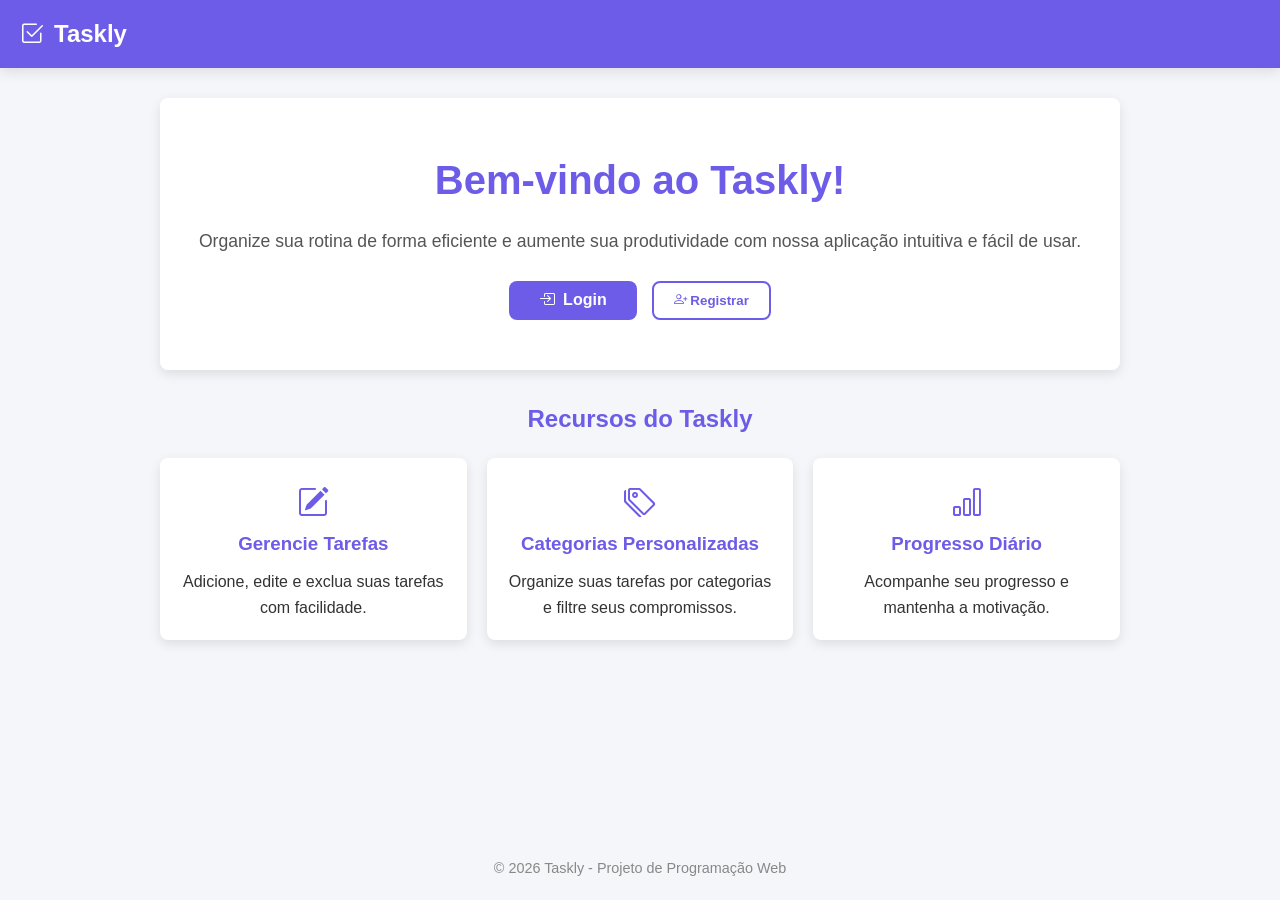
<file: PROJETOTDE/frontend/index.html>
<!DOCTYPE html>
<html lang="pt-BR">
<head>
    <meta charset="UTF-8">
    <meta name="viewport" content="width=device-width, initial-scale=1.0">
    <title>Taskly | Organize sua rotina</title>
    <link rel="stylesheet" href="https://cdn.jsdelivr.net/npm/bootstrap-icons@1.13.1/font/bootstrap-icons.min.css">
    <link rel="stylesheet" href="css/style.css">
</head>
<body>
    <header>
        <h1><i class="bi bi-check2-square"></i> Taskly</h1>
    </header>

    <main>
        <section class="hero-section">
            <h1>Bem-vindo ao Taskly!</h1>
            <p>Organize sua rotina de forma eficiente e aumente sua produtividade com nossa aplicação intuitiva e fácil de usar.</p>
            <div class="botoes-hero">
                <button class="botao-principal" style="width: auto; padding: 10px 30px;" onclick="window.location.href='login.html'">
                    <i class="bi bi-box-arrow-in-right"></i> Login
                </button>
                <button class="botao-secundario" onclick="window.location.href='cadastro.html'">
                    <i class="bi bi-person-plus"></i> Registrar
                </button>
            </div>
        </section>

        <section>
            <h2 style="text-align: center; margin-bottom: 20px; color: var(--cor-primaria);">Recursos do Taskly</h2>
            <div class="recursos-grid">
                <div class="card-recurso">
                    <i class="bi bi-pencil-square" style="font-size: 2rem; color: var(--cor-primaria);"></i>
                    <h3>Gerencie Tarefas</h3>
                    <p>Adicione, edite e exclua suas tarefas com facilidade.</p>
                </div>
                <div class="card-recurso">
                    <i class="bi bi-tags" style="font-size: 2rem; color: var(--cor-primaria);"></i>
                    <h3>Categorias Personalizadas</h3>
                    <p>Organize suas tarefas por categorias e filtre seus compromissos.</p>
                </div>
                <div class="card-recurso">
                    <i class="bi bi-bar-chart" style="font-size: 2rem; color: var(--cor-primaria);"></i>
                    <h3>Progresso Diário</h3>
                    <p>Acompanhe seu progresso e mantenha a motivação.</p>
                </div>
            </div>
        </section>
    </main>

    <footer>
        <p>&copy; 2026 Taskly - Projeto de Programação Web</p>
    </footer>
</body>
</html>
</file>
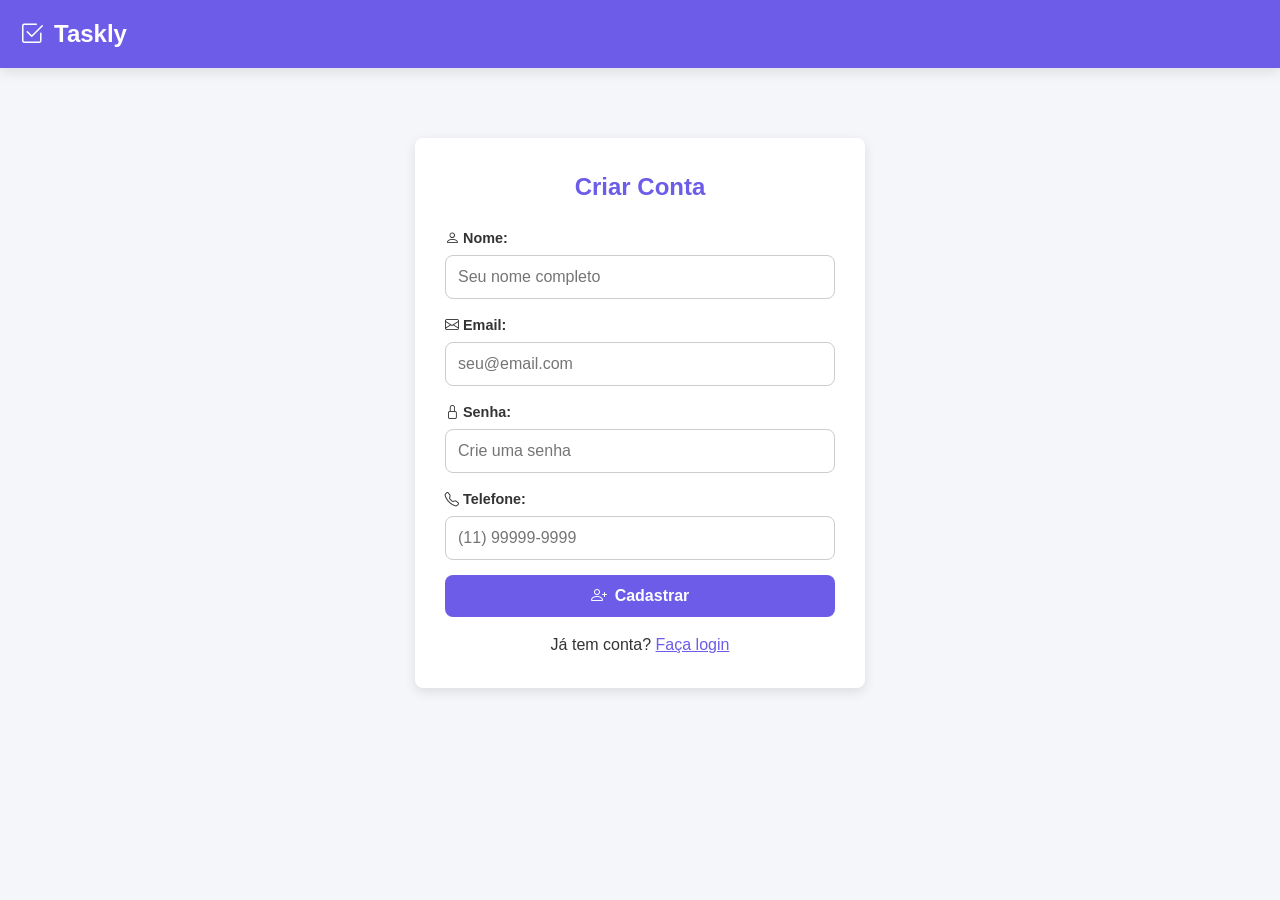
<file: PROJETOTDE/frontend/cadastro.html>
<!DOCTYPE html>
<html lang="pt-BR">
<head>
    <meta charset="UTF-8">
    <meta name="viewport" content="width=device-width, initial-scale=1.0">
    <title>Taskly | Cadastro</title>
    <link rel="stylesheet" href="https://cdn.jsdelivr.net/npm/bootstrap-icons@1.13.1/font/bootstrap-icons.min.css">
    <link rel="stylesheet" href="css/style.css">
</head>
<body>
    <header>
        <h1><i class="bi bi-check2-square"></i> Taskly</h1>
    </header>

    <main>
        <div class="form-container">
            <h2>Criar Conta</h2>
            <form id="formCadastro">
                <div class="campo-grupo">
                    <label for="nome"><i class="bi bi-person"></i> Nome:</label>
                    <input type="text" id="nome" name="nome" placeholder="Seu nome completo" required>
                </div>
                <div class="campo-grupo">
                    <label for="email"><i class="bi bi-envelope"></i> Email:</label>
                    <input type="email" id="email" name="email" placeholder="seu@email.com" required>
                </div>
                <div class="campo-grupo">
                    <label for="senha"><i class="bi bi-lock"></i> Senha:</label>
                    <input type="password" id="senha" name="senha" placeholder="Crie uma senha" required>
                </div>
                <div class="campo-grupo">
                    <label for="telefone"><i class="bi bi-telephone"></i> Telefone:</label>
                    <input type="tel" id="telefone" name="telefone" placeholder="(11) 99999-9999" required>
                </div>
                <button type="submit" class="botao-principal">
                    <i class="bi bi-person-plus"></i> Cadastrar
                </button>
            </form>
            <p style="text-align: center; margin-top: 15px;">
                Já tem conta? <a href="login.html" style="color: var(--cor-primaria);">Faça login</a>
            </p>
        </div>
    </main>

    <script src="js/cadastro.js" defer></script>
</body>
</html>
</file>
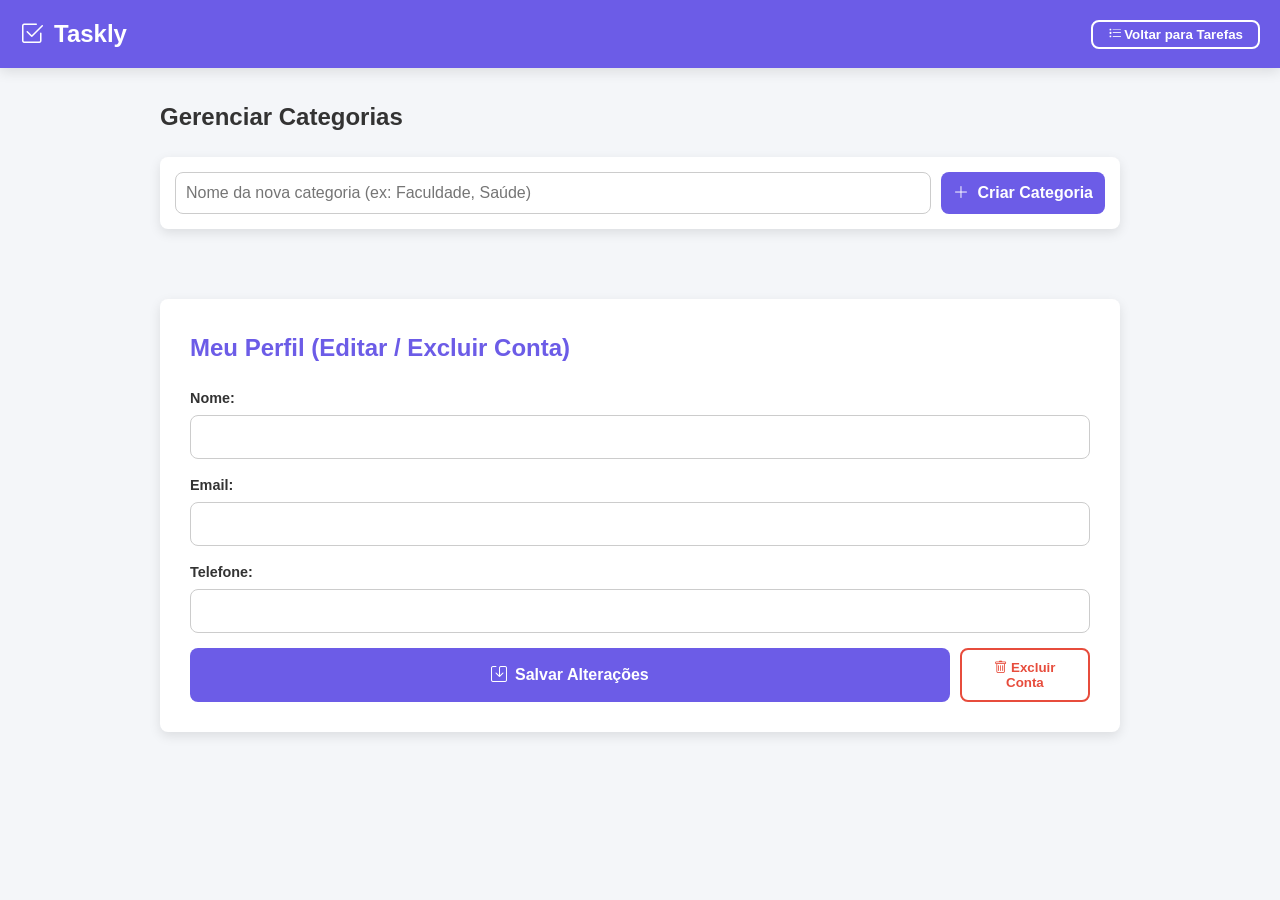
<file: PROJETOTDE/frontend/dashboard.html>
<!DOCTYPE html>
<html lang="pt-BR">
<head>
    <meta charset="UTF-8">
    <meta name="viewport" content="width=device-width, initial-scale=1.0">
    <title>Taskly | Gerenciar Categorias e Perfil</title>
    <link rel="stylesheet" href="https://cdn.jsdelivr.net/npm/bootstrap-icons@1.13.1/font/bootstrap-icons.min.css">
    <link rel="stylesheet" href="css/style.css">
</head>
<body>
    <header>
        <h1><i class="bi bi-check2-square"></i> Taskly</h1>
        <div style="display: flex; align-items: center; gap: 10px;">
            <button onclick="window.location.href='home.html'" class="botao-secundario" style="padding: 5px 15px; color: white; border-color: white;">
                <i class="bi bi-list-task"></i> Voltar para Tarefas
            </button>
        </div>
    </header>

    <main>
        <div class="saudacao-topo">
            <h2>Gerenciar Categorias</h2>
        </div>

        <div class="area-adicionar-tarefa">
            <input type="text" id="inputNovaCategoria" placeholder="Nome da nova categoria (ex: Faculdade, Saúde)">
            <button id="btnAdicionarCategoria" class="botao-principal" style="width: auto;">
                <i class="bi bi-plus-lg"></i> Criar Categoria
            </button>
        </div>

        <ul class="lista-tarefas" id="listaCategorias" style="margin-bottom: 40px;">
        </ul>

        <div class="form-container" style="max-width: 100%; margin: 0;">
            <h2 style="text-align: left;">Meu Perfil (Editar / Excluir Conta)</h2>
            <form id="formPerfil">
                <div class="campo-grupo">
                    <label for="perfilNome">Nome:</label>
                    <input type="text" id="perfilNome" name="nome" required>
                </div>
                <div class="campo-grupo">
                    <label for="perfilEmail">Email:</label>
                    <input type="email" id="perfilEmail" name="email" required>
                </div>
                <div class="campo-grupo">
                    <label for="perfilTelefone">Telefone:</label>
                    <input type="tel" id="perfilTelefone" name="telefone" required>
                </div>
                <div style="display: flex; gap: 10px;">
                    <button type="submit" class="botao-principal">
                        <i class="bi bi-save"></i> Salvar Alterações
                    </button>
                    <button type="button" id="btnExcluirConta" class="botao-secundario" style="border-color: var(--cor-erro); color: var(--cor-erro);">
                        <i class="bi bi-trash"></i> Excluir Conta
                    </button>
                </div>
            </form>
        </div>
    </main>

    <script src="js/dashboard.js"></script>
</body>
</html>
</file>
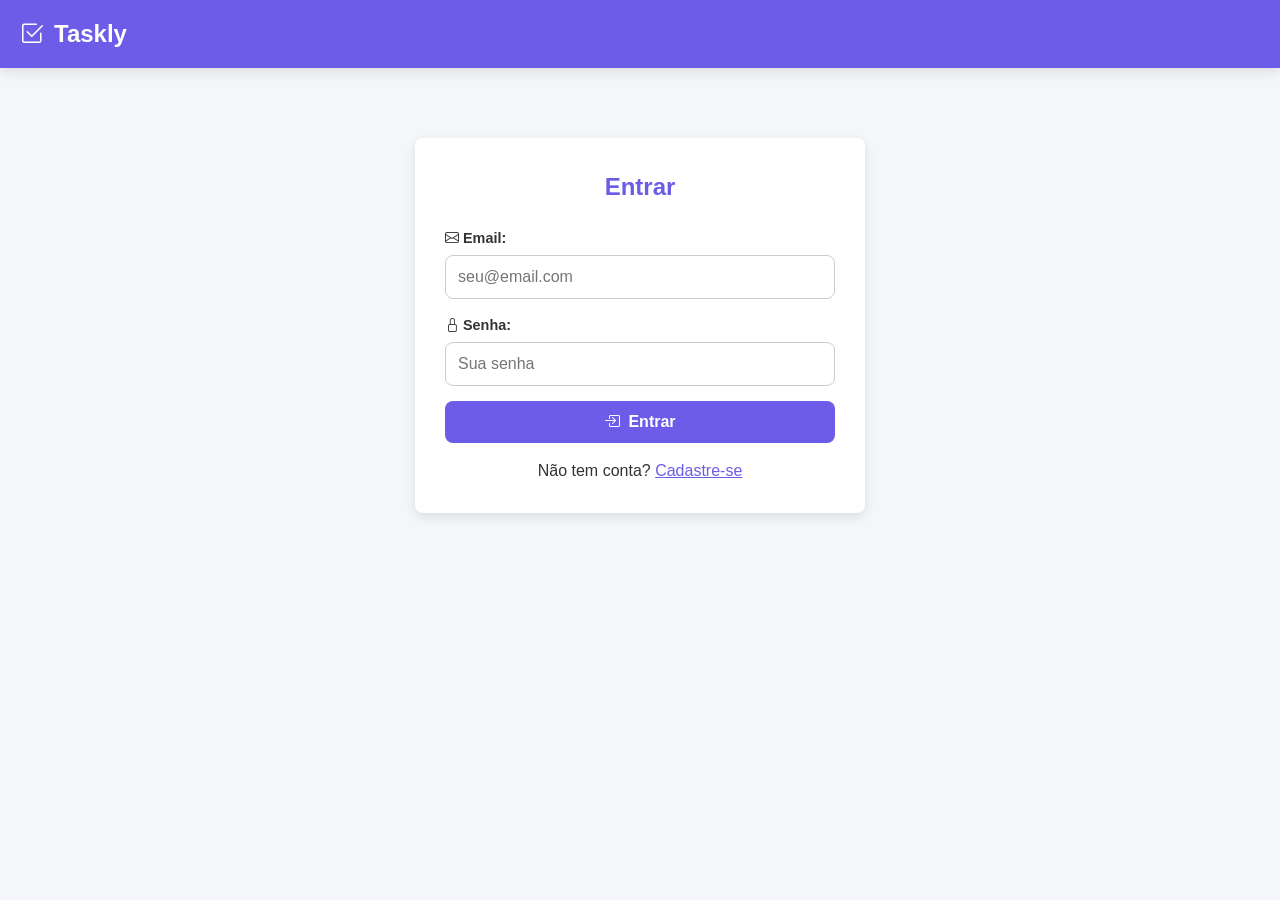
<file: PROJETOTDE/frontend/home.html>
<!DOCTYPE html>
<html lang="pt-BR">
<head>
    <meta charset="UTF-8">
    <meta name="viewport" content="width=device-width, initial-scale=1.0">
    <title>Taskly | Minhas Tarefas</title>
    <link rel="stylesheet" href="https://cdn.jsdelivr.net/npm/bootstrap-icons@1.13.1/font/bootstrap-icons.min.css">
    <link rel="stylesheet" href="css/style.css">
</head>
<body>
    <header>
        <h1><i class="bi bi-check2-square"></i> Taskly</h1>
        <div style="display: flex; align-items: center; gap: 10px;">
            <span>Olá, <strong id="nomeUsuario">Usuário</strong>!</span>
            <button onclick="window.location.href='dashboard.html'" class="botao-secundario" style="padding: 5px 15px; color: white; border-color: white;">
                <i class="bi bi-gear"></i> Categorias e Perfil
            </button>
            <button id="btnLogout" class="botao-secundario" style="padding: 5px 15px; color: white; border-color: white;">
                <i class="bi bi-box-arrow-right"></i> Sair
            </button>
        </div>
    </header>

    <main>
        <div class="saudacao-topo">
            <h2>Minhas Tarefas</h2>
            <div style="display: flex; gap: 10px; align-items: center;">
                <select id="filtroCategoria" style="padding: 6px 10px; border-radius: 8px; border: 1px solid #ccc;">
                    <option value="">Todas as categorias</option>
                </select>
                <span id="contadorTarefas" style="background: var(--cor-primaria); color: white; padding: 5px 10px; border-radius: 20px; font-size: 0.9rem;">
                    0 tarefas
                </span>
            </div>
        </div>

        <div class="area-adicionar-tarefa">
            <input type="text" id="inputNovaTarefa" placeholder="O que precisa ser feito hoje?">
            <select id="selectCategoriaTarefa" style="padding: 10px; border: 1px solid #ccc; border-radius: 8px;">
                <option value="">Sem categoria</option>
            </select>
            <button id="btnAdicionarTarefa" class="botao-principal" style="width: auto;">
                <i class="bi bi-plus-lg"></i> Adicionar
            </button>
        </div>

        <ul class="lista-tarefas" id="listaTarefas">
        </ul>
    </main>

    <script src="js/home.js"></script>
</body>
</html>
</file>
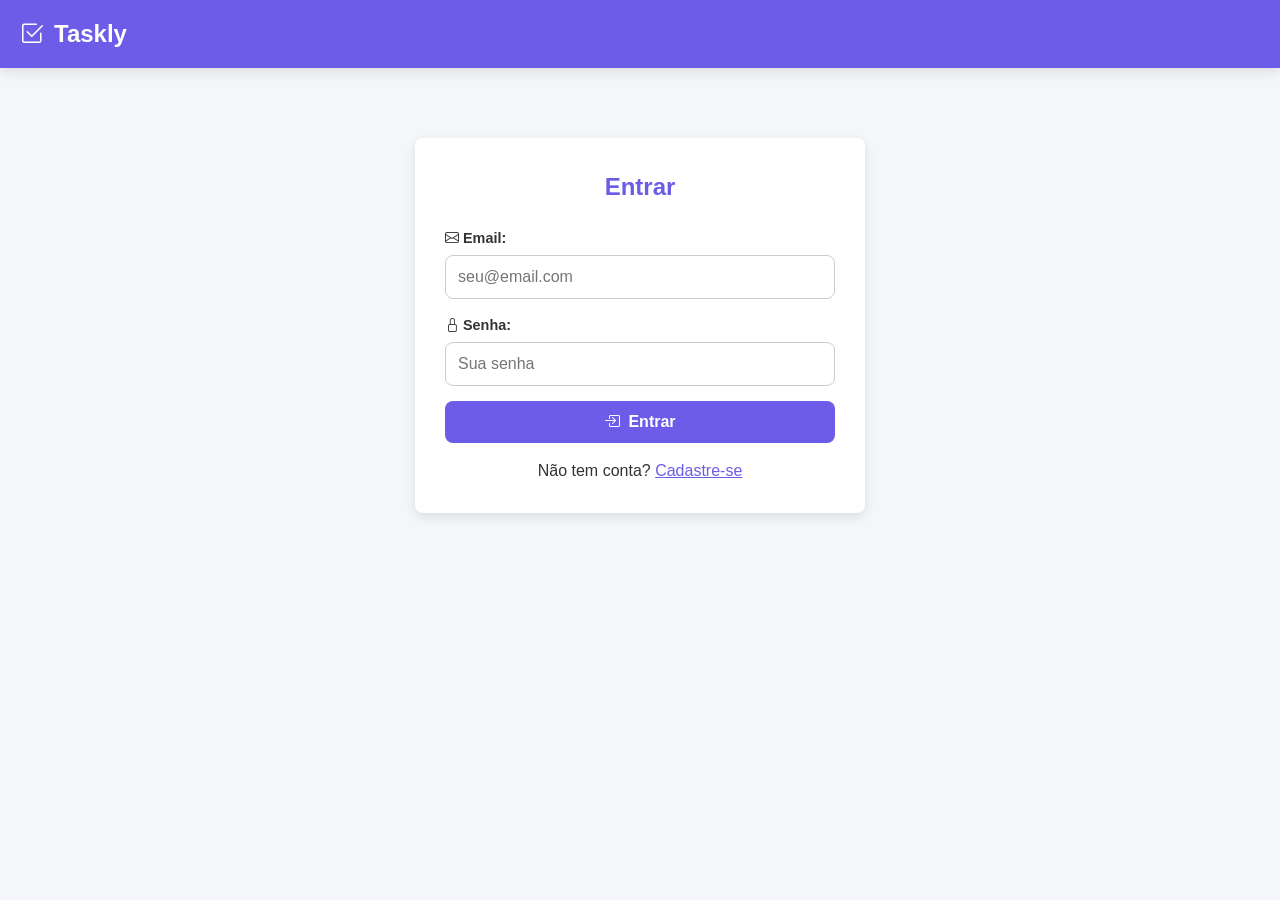
<file: PROJETOTDE/frontend/login.html>
<!DOCTYPE html>
<html lang="pt-BR">
<head>
    <meta charset="UTF-8">
    <meta name="viewport" content="width=device-width, initial-scale=1.0">
    <title>Taskly | Login</title>
    <link rel="stylesheet" href="https://cdn.jsdelivr.net/npm/bootstrap-icons@1.13.1/font/bootstrap-icons.min.css">
    <link rel="stylesheet" href="css/style.css">
</head>
<body>
    <header>
        <h1><i class="bi bi-check2-square"></i> Taskly</h1>
    </header>

    <main>
        <div class="form-container">
            <h2>Entrar</h2>
            <form id="formLogin">
                <div class="campo-grupo">
                    <label for="email"><i class="bi bi-envelope"></i> Email:</label>
                    <input type="email" id="email" name="email" placeholder="seu@email.com" required>
                </div>
                <div class="campo-grupo">
                    <label for="senha"><i class="bi bi-lock"></i> Senha:</label>
                    <input type="password" id="senha" name="senha" placeholder="Sua senha" required>
                </div>
                <button type="submit" class="botao-principal">
                    <i class="bi bi-box-arrow-in-right"></i> Entrar
                </button>
            </form>
            <p style="text-align: center; margin-top: 15px;">
                Não tem conta? <a href="cadastro.html" style="color: var(--cor-primaria);">Cadastre-se</a>
            </p>
        </div>
    </main>

    <script src="js/login.js" defer></script>
</body>
</html>
</file>
<file: PROJETOTDE/frontend/css/style.css>
:root {
    --cor-primaria: #6c5ce7;
    --cor-primaria-escura: #5a4bcf;
    --cor-fundo: #f4f6f9;
    --cor-texto: #333333;
    --cor-branca: #ffffff;
    --cor-erro: #e74c3c;
    --sombra-padrao: 0 4px 12px rgba(0, 0, 0, 0.1);
    --borda-arredondada: 8px;
    --fonte-padrao: 'Segoe UI', Tahoma, Geneva, Verdana, sans-serif;
}

* {
    margin: 0;
    padding: 0;
    box-sizing: border-box;
}

body {
    font-family: var(--fonte-padrao);
    background-color: var(--cor-fundo);
    color: var(--cor-texto);
    line-height: 1.6;
    display: flex;
    flex-direction: column;
    min-height: 100vh;
}

header {
    background-color: var(--cor-primaria);
    color: var(--cor-branca);
    padding: 15px 20px;
    display: flex;
    justify-content: space-between;
    align-items: center;
    box-shadow: var(--sombra-padrao);
}

header h1 {
    font-size: 1.5rem;
    display: flex;
    align-items: center;
    gap: 10px;
}

main {
    flex: 1;
    padding: 30px 20px;
    max-width: 1000px;
    margin: 0 auto;
    width: 100%;
}

.form-container {
    background-color: var(--cor-branca);
    padding: 30px;
    border-radius: var(--borda-arredondada);
    box-shadow: var(--sombra-padrao);
    max-width: 450px;
    margin: 40px auto;
}

.form-container h2 {
    text-align: center;
    margin-bottom: 20px;
    color: var(--cor-primaria);
}

.campo-grupo {
    margin-bottom: 15px;
    display: flex;
    flex-direction: column;
}

.campo-grupo label {
    font-weight: bold;
    margin-bottom: 5px;
    font-size: 0.9rem;
}

.campo-grupo input {
    padding: 12px;
    border: 1px solid #ccc;
    border-radius: var(--borda-arredondada);
    font-size: 1rem;
    transition: border-color 0.3s ease;
}

.campo-grupo input:focus {
    outline: none;
    border-color: var(--cor-primaria);
    box-shadow: 0 0 0 3px rgba(108, 92, 231, 0.2);
}

.botao-principal {
    width: 100%;
    padding: 12px;
    background-color: var(--cor-primaria);
    color: var(--cor-branca);
    border: none;
    border-radius: var(--borda-arredondada);
    font-size: 1rem;
    font-weight: bold;
    cursor: pointer;
    transition: background-color 0.3s ease, transform 0.1s;
    display: flex;
    justify-content: center;
    align-items: center;
    gap: 8px;
}

.botao-principal:hover {
    background-color: var(--cor-primaria-escura);
}

.botao-principal:active {
    transform: scale(0.98);
}

.botao-secundario {
    background-color: transparent;
    color: var(--cor-primaria);
    border: 2px solid var(--cor-primaria);
    padding: 10px 20px;
    border-radius: var(--borda-arredondada);
    font-weight: bold;
    cursor: pointer;
    transition: all 0.3s ease;
}

.botao-secundario:hover {
    background-color: var(--cor-primaria);
    color: var(--cor-branca);
}

.saudacao-topo {
    display: flex;
    justify-content: space-between;
    align-items: center;
    margin-bottom: 20px;
}

.area-adicionar-tarefa {
    display: flex;
    gap: 10px;
    margin-bottom: 30px;
    background-color: var(--cor-branca);
    padding: 15px;
    border-radius: var(--borda-arredondada);
    box-shadow: var(--sombra-padrao);
}

.area-adicionar-tarefa input {
    flex: 1;
    padding: 10px;
    border: 1px solid #ccc;
    border-radius: var(--borda-arredondada);
    font-size: 1rem;
}

.lista-tarefas {
    list-style: none;
    display: flex;
    flex-direction: column;
    gap: 10px;
}

.item-tarefa {
    background-color: var(--cor-branca);
    padding: 15px;
    border-radius: var(--borda-arredondada);
    box-shadow: 0 2px 5px rgba(0,0,0,0.05);
    display: flex;
    justify-content: space-between;
    align-items: center;
    border-left: 5px solid var(--cor-primaria);
    transition: all 0.2s;
}

.item-tarefa.concluida {
    border-left-color: #2ecc71;
    opacity: 0.7;
}

.item-tarefa.concluida span {
    text-decoration: line-through;
    color: #777;
}

.badge-categoria {
    background-color: #eeeaff;
    color: var(--cor-primaria);
    padding: 3px 8px;
    border-radius: 12px;
    font-size: 0.8rem;
    font-weight: bold;
    margin-left: 10px;
}

.botoes-tarefa {
    display: flex;
    gap: 10px;
}

.botoes-tarefa button {
    background: none;
    border: none;
    cursor: pointer;
    font-size: 1.2rem;
    transition: transform 0.2s;
}

.botoes-tarefa button:hover {
    transform: scale(1.2);
}

.hero-section {
    text-align: center;
    padding: 50px 20px;
    background-color: var(--cor-branca);
    border-radius: var(--borda-arredondada);
    box-shadow: var(--sombra-padrao);
    margin-bottom: 30px;
}

.hero-section h1 {
    font-size: 2.5rem;
    color: var(--cor-primaria);
    margin-bottom: 15px;
}

.hero-section p {
    font-size: 1.1rem;
    margin-bottom: 25px;
    color: #555;
}

.botoes-hero {
    display: flex;
    justify-content: center;
    gap: 15px;
}

.recursos-grid {
    display: grid;
    grid-template-columns: repeat(auto-fit, minmax(250px, 1fr));
    gap: 20px;
}

.card-recurso {
    background-color: var(--cor-branca);
    padding: 20px;
    border-radius: var(--borda-arredondada);
    box-shadow: var(--sombra-padrao);
    text-align: center;
}

.card-recurso h3 {
    color: var(--cor-primaria);
    margin-bottom: 10px;
}

footer {
    text-align: center;
    padding: 20px;
    color: #888;
    font-size: 0.9rem;
}
</file>
